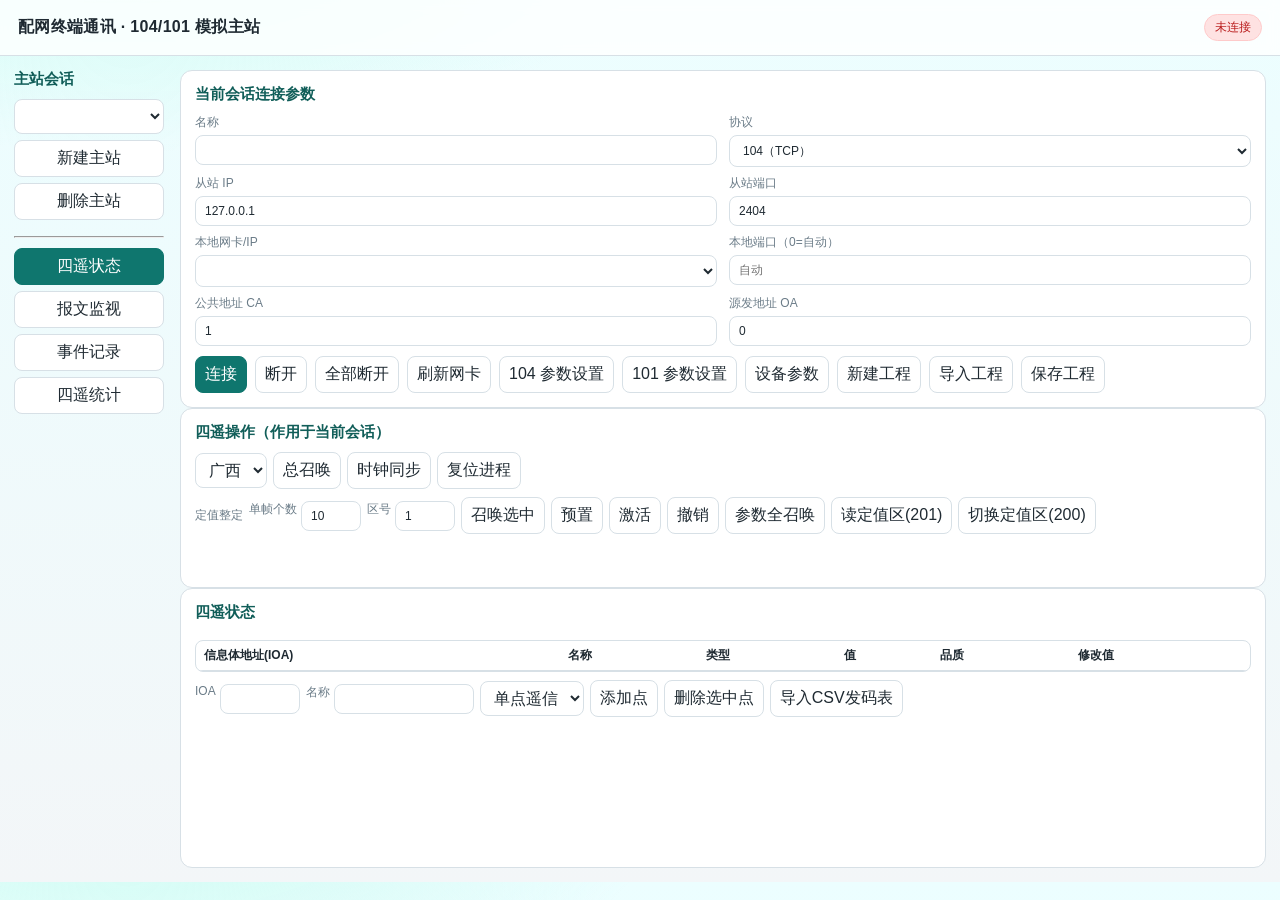
<file: ui/index.html>
<!DOCTYPE html>
<html lang="zh-CN">
<head>
  <meta charset="UTF-8" />
  <meta name="viewport" content="width=device-width, initial-scale=1" />
  <title>配网终端通讯 · 104/101 模拟主站</title>
  <link rel="stylesheet" href="styles.css" />
  <style>
    .sidebar { display: flex; gap: 16px; }
    .side { width: 150px; flex: 0 0 150px; }
    .side button { width: 100%; margin-bottom: 6px; }
    .tabs { display: flex; gap: 4px; margin-bottom: 8px; }
    .tabs .tab { padding: 5px 12px; border: 1px solid var(--line); border-radius: 6px; cursor: pointer; background: #fff; }
    .tabs .tab.on { background: var(--accent); color: #fff; }
    .logbox { height: 300px; overflow: auto; }
    .lbl { font-size: 12px; color: var(--muted); }
    .mono { font-family: Consolas, monospace; font-size: 12px; }
    td.num { text-align: right; }
    .toolbar { display: flex; gap: 6px; flex-wrap: wrap; margin: 8px 0; align-items: center; }
  </style>
</head>
<body>
  <header class="top">
    <div class="brand">配网终端通讯 · 104/101 模拟主站</div>
    <div id="connBadge" class="badge off">未连接</div>
  </header>

  <main class="layout sidebar">
    <section class="side">
      <h2>主站会话</h2>
      <select id="sessionSel" style="width:100%; margin-bottom:6px;"></select>
      <button id="btnNewSession">新建主站</button>
      <button id="btnDelSession">删除主站</button>
      <hr style="margin:10px 0;" />
      <button id="btnViewPoints" class="primary">四遥状态</button>
      <button id="btnViewMonitor">报文监视</button>
      <button id="btnViewEvents">事件记录</button>
      <button id="btnStats">四遥统计</button>
    </section>

    <div style="flex:1; min-width:0;">
      <section class="panel">
        <h2>当前会话连接参数</h2>
        <div class="grid2">
          <label>名称 <input id="sessionName" /></label>
          <label>协议 <select id="protocolSel"><option value="104">104（TCP）</option><option value="101">101（串口）</option></select></label>
          <label>从站 IP <input id="remoteIp" value="127.0.0.1" /></label>
          <label>从站端口 <input id="remotePort" type="number" value="2404" /></label>
          <label>本地网卡/IP <select id="localIp"></select></label>
          <label>本地端口（0=自动） <input id="localPort" type="number" min="0" max="65535" placeholder="自动" /></label>
          <label>公共地址 CA <input id="ca" type="number" value="1" /></label>
          <label>源发地址 OA <input id="oa" type="number" value="0" /></label>
        </div>
        <div class="row">
          <button id="btnConnect" class="primary">连接</button>
          <button id="btnDisconnect">断开</button>
          <button id="btnDisconnectAll">全部断开</button>
          <button id="btnRefreshNic">刷新网卡</button>
          <button id="btnParams">104 参数设置</button>
          <button id="btnParams101">101 参数设置</button>
          <button id="btnDeviceParams">设备参数</button>
          <!-- [AGENT_CHANGE_BEGIN] 2026-09-11 新建工程按钮 -->
          <button id="btnNewProject">新建工程</button>
          <button id="btnImportConfig">导入工程</button>
          <button id="btnSave">保存工程</button>
          <!-- [AGENT_CHANGE_END] 2026-09-11 新建工程按钮 -->
        </div>
      </section>

      <section class="panel">
        <h2>四遥操作（作用于当前会话）</h2>
        <div class="toolbar">
          <select id="variantSel">
            <option>广西</option><option>南网</option><option>国网</option>
          </select>
          <button id="btnGI">总召唤</button>
          <button id="btnClock">时钟同步</button>
          <button id="btnResetProc">复位进程</button>
        </div>
        <div class="toolbar" id="setpointBar">
          <span class="lbl">定值整定</span>
          <label style="flex-direction:row; gap:4px;">单帧个数 <input id="batchNum" type="number" value="10" min="1" max="127" style="width:60px;" /></label>
          <label style="flex-direction:row; gap:4px;">区号 <input id="areaNum" type="number" value="1" style="width:60px;" /></label>
          <button id="btnReadSel">召唤选中</button>
          <button id="btnPreset">预置</button>
          <button id="btnActivate">激活</button>
          <button id="btnUndo">撤销</button>
          <button id="btnReadAll">参数全召唤</button>
          <button id="btnReadArea">读定值区(201)</button>
          <button id="btnSwitchArea">切换定值区(200)</button>
        </div>
      </section>

      <section class="panel grow">
        <div id="viewPoints">
          <h2>四遥状态</h2>
          <div class="tabs" id="catTabs"></div>
          <div class="table-wrap" style="max-height:280px;">
            <table>
              <thead><tr>
                <th>信息体地址(IOA)</th><th>名称</th><th>类型</th><th>值</th><th>品质</th><th>修改值</th>
              </tr></thead>
              <tbody id="pointBody"></tbody>
            </table>
          </div>
          <div class="toolbar">
            <label style="flex-direction:row; gap:4px;">IOA <input id="newIoa" type="number" style="width:80px;" /></label>
            <label style="flex-direction:row; gap:4px;">名称 <input id="newName" style="width:140px;" /></label>
            <select id="newType">
              <option value="1">单点遥信</option>
              <option value="3">双点遥信</option>
              <option value="13">浮点遥测</option>
              <option value="45">单点遥控</option>
              <option value="46">双点遥控</option>
              <option value="50">浮点设点</option>
            </select>
            <button id="btnAddPoint">添加点</button>
            <button id="btnDelPoint">删除选中点</button>
            <button id="btnImportCsv">导入CSV发码表</button>
          </div>
        </div>

        <div id="viewMonitor" class="hidden">
          <h2>报文监视</h2>
          <div class="toolbar">
            <button id="btnClearFrames">清空</button>
            <label style="flex-direction:row; gap:4px;"><input type="checkbox" id="autoScroll" checked /> 自动滚动</label>
            <button id="btnExportFrames">导出报文</button>
          </div>
          <div id="frameLog" class="log logbox mono"></div>
        </div>

        <div id="viewEvents" class="hidden">
          <h2>事件记录</h2>
          <div class="toolbar">
            <button id="btnClearEvents">清空事件</button>
            <button id="btnRefreshEvents">刷新</button>
          </div>
          <div class="table-wrap" style="max-height:300px;">
            <table>
              <thead><tr>
                <th>接收时间</th><th>信息体</th><th>事件内容</th><th>事件类别</th>
              </tr></thead>
              <tbody id="eventBody"></tbody>
            </table>
          </div>
        </div>

        <div id="viewStats" class="hidden">
          <h2>四遥统计</h2>
          <div class="toolbar">
            <button id="btnRefreshStats" class="primary">刷新</button>
          </div>
          <div class="tabs" id="statTabs"></div>
          <div id="statSum" class="toolbar"></div>
          <div class="table-wrap" style="max-height:280px;">
            <table>
              <thead id="statHead"></thead>
              <tbody id="statBody"></tbody>
            </table>
          </div>
        </div>
      </section>
    </div>
  </main>

  <div id="modalMask" class="modal-mask hidden">
    <div class="modal">
      <div id="modalTitle" class="modal-title">提示</div>
      <div id="modalBody" class="modal-body"></div>
      <div class="row end"><button id="modalOk">确定</button></div>
    </div>
  </div>
  <input type="file" id="importFile" class="hidden" accept=".csv,.json,.txt" />
  <script src="app.js"></script>
</body>
</html>
</file>
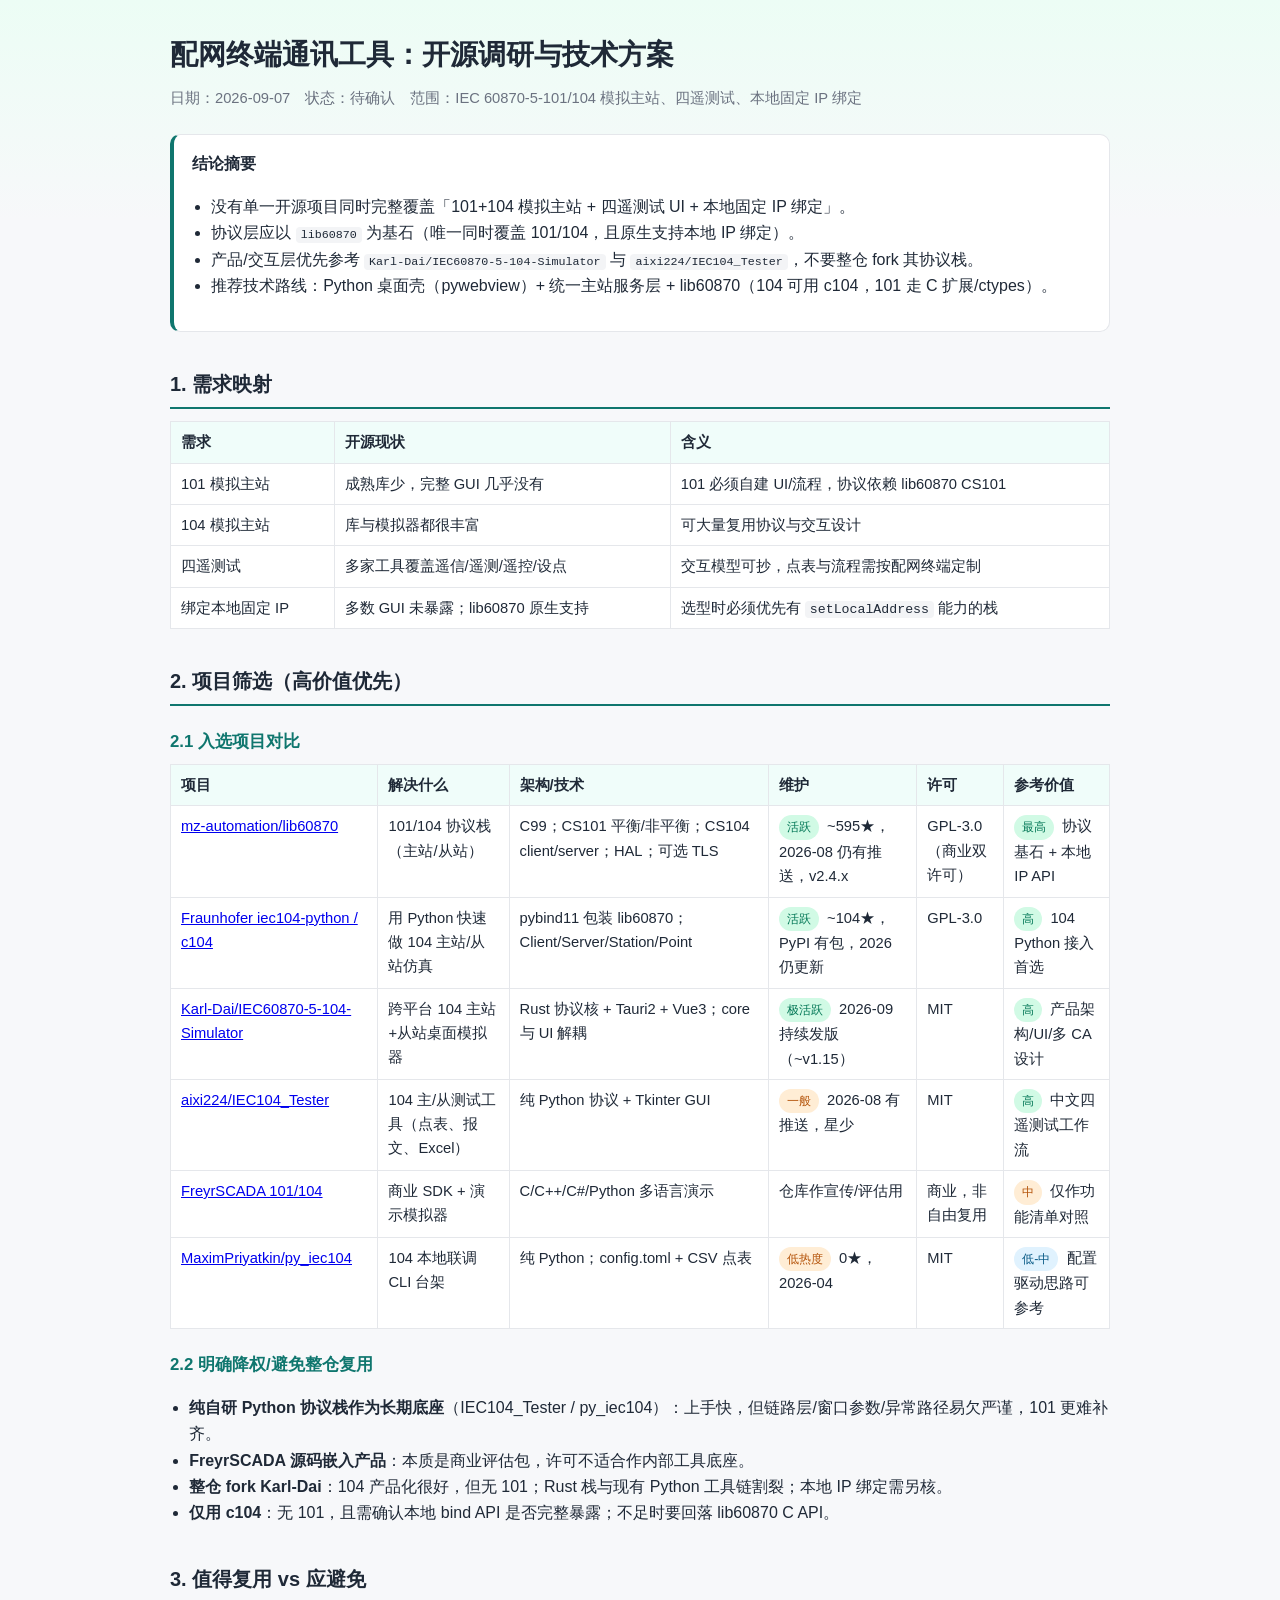
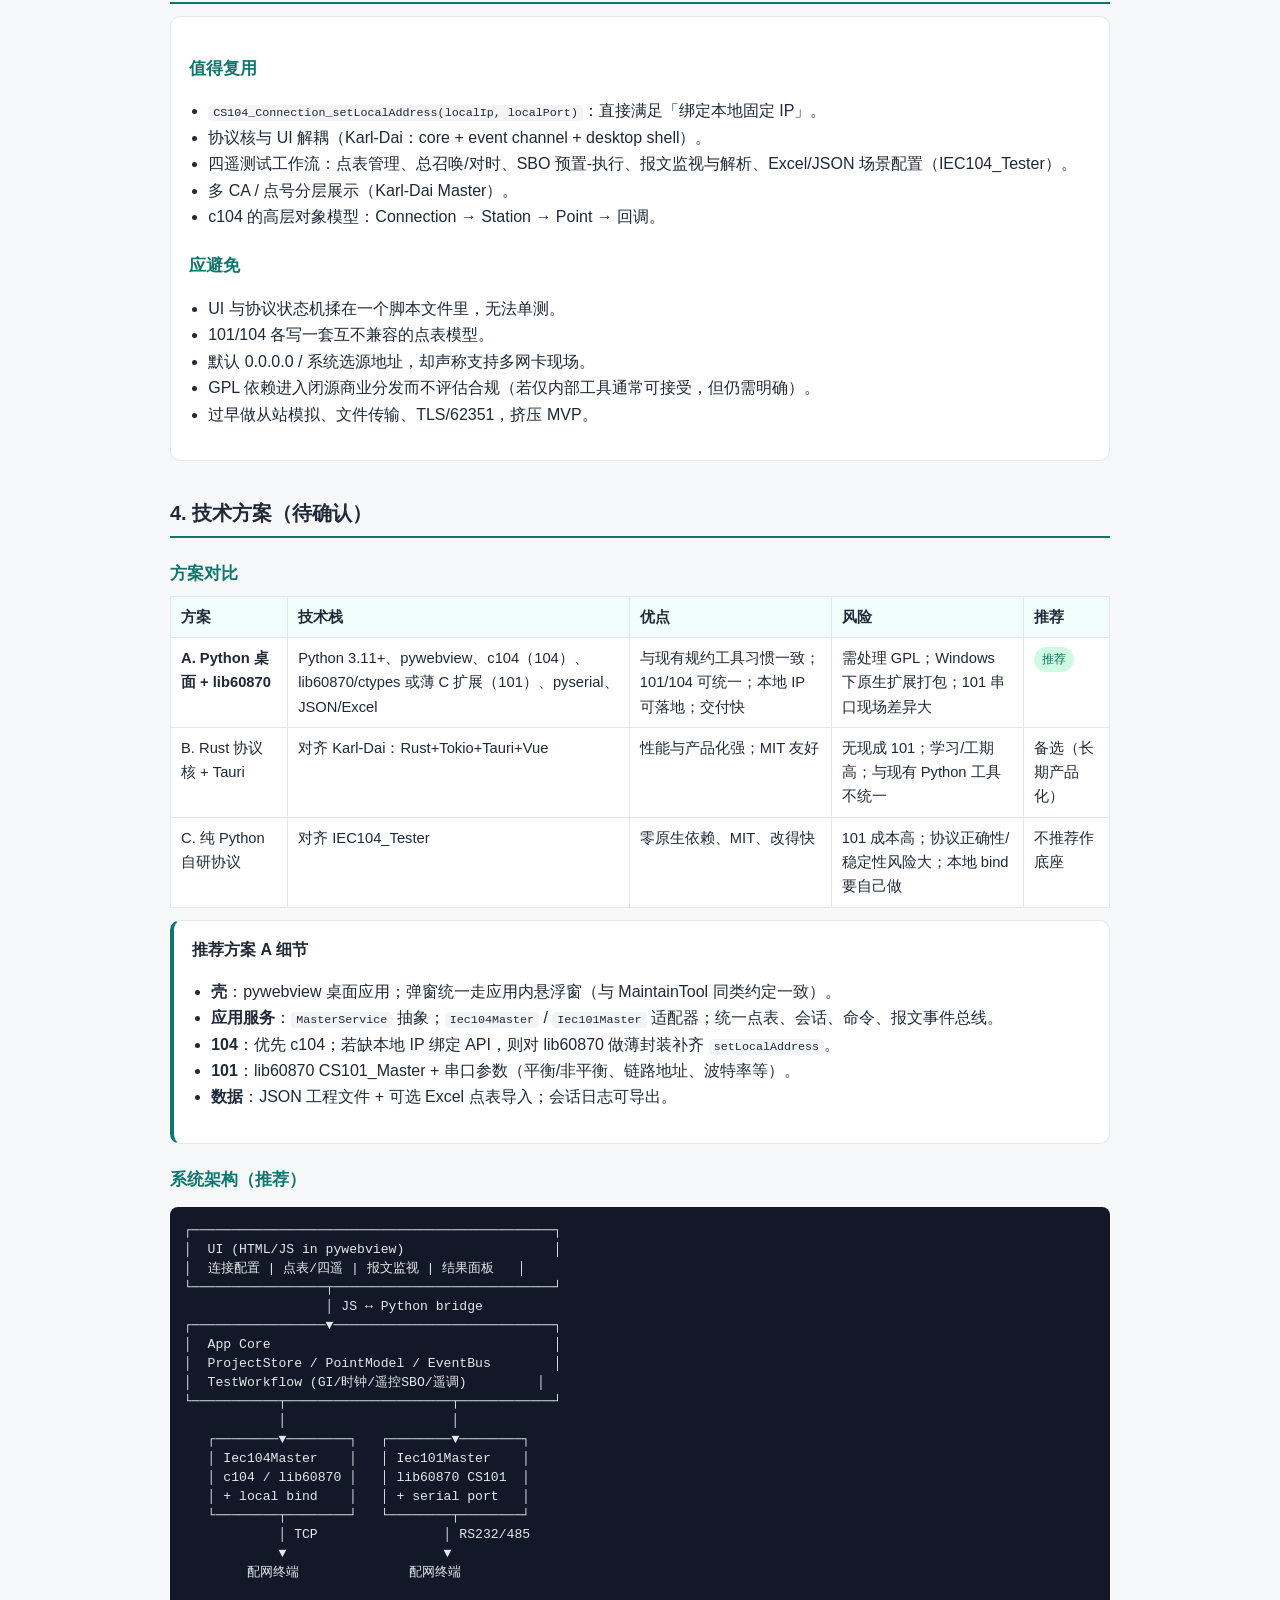
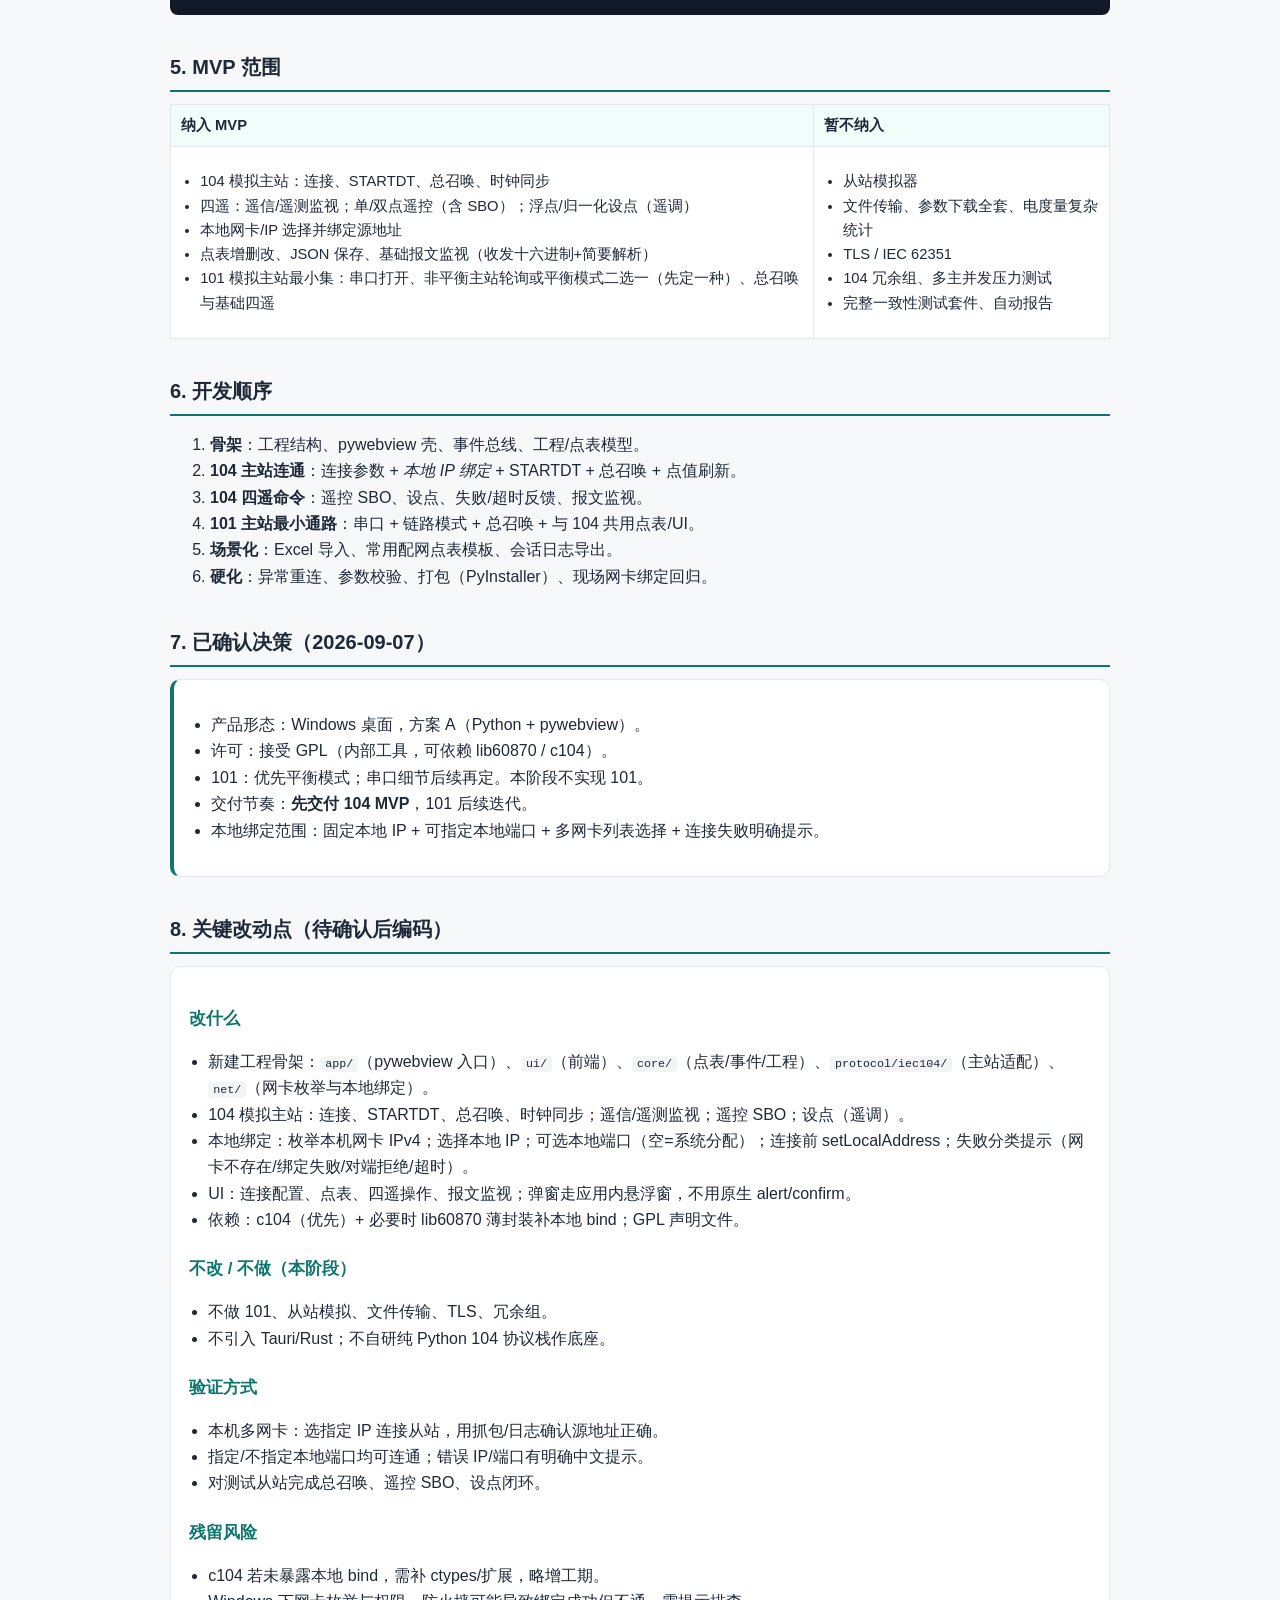
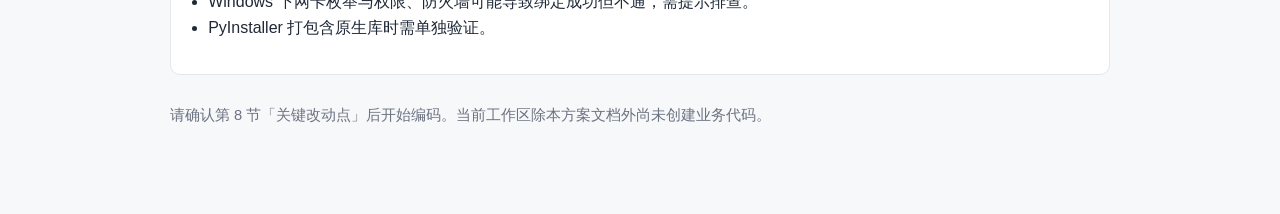
<file: 2026-09-07-配网终端通讯开源调研与技术方案.html>
<!DOCTYPE html>
<html lang="zh-CN">
<head>
<meta charset="UTF-8" />
<meta name="viewport" content="width=device-width, initial-scale=1" />
<title>2026-09-07 配网终端通讯开源调研与技术方案</title>
<style>
  :root {
    --bg: #f7f8fa;
    --card: #fff;
    --text: #1f2937;
    --muted: #6b7280;
    --line: #e5e7eb;
    --accent: #0f766e;
    --warn: #b45309;
    --ok: #047857;
    --bad: #b91c1c;
  }
  * { box-sizing: border-box; }
  body {
    margin: 0;
    font-family: "Segoe UI", "PingFang SC", "Microsoft YaHei", sans-serif;
    color: var(--text);
    background: linear-gradient(180deg, #ecfdf5 0%, var(--bg) 220px);
    line-height: 1.65;
  }
  .wrap { max-width: 980px; margin: 0 auto; padding: 32px 20px 64px; }
  h1 { font-size: 1.75rem; margin: 0 0 8px; }
  h2 { font-size: 1.25rem; margin: 36px 0 12px; border-bottom: 2px solid var(--accent); padding-bottom: 6px; }
  h3 { font-size: 1.05rem; margin: 22px 0 8px; color: var(--accent); }
  .meta { color: var(--muted); font-size: 0.92rem; margin-bottom: 24px; }
  .card {
    background: var(--card);
    border: 1px solid var(--line);
    border-radius: 10px;
    padding: 16px 18px;
    margin: 12px 0;
  }
  table { width: 100%; border-collapse: collapse; font-size: 0.92rem; background: var(--card); }
  th, td { border: 1px solid var(--line); padding: 8px 10px; vertical-align: top; text-align: left; }
  th { background: #f0fdfa; }
  .tag { display: inline-block; padding: 2px 8px; border-radius: 999px; font-size: 0.78rem; margin-right: 4px; }
  .t-ok { background: #d1fae5; color: var(--ok); }
  .t-warn { background: #ffedd5; color: var(--warn); }
  .t-bad { background: #fee2e2; color: var(--bad); }
  .t-info { background: #e0f2fe; color: #075985; }
  ul { padding-left: 1.2rem; }
  code { background: #f3f4f6; padding: 1px 5px; border-radius: 4px; font-size: 0.9em; }
  .rec { border-left: 4px solid var(--accent); }
  .q { background: #fffbeb; border: 1px solid #fde68a; }
  pre {
    background: #111827; color: #e5e7eb; padding: 14px; border-radius: 8px;
    overflow-x: auto; font-size: 0.82rem; line-height: 1.45;
  }
</style>
</head>
<body>
<div class="wrap">
  <h1>配网终端通讯工具：开源调研与技术方案</h1>
  <div class="meta">
    日期：2026-09-07　状态：待确认　范围：IEC 60870-5-101/104 模拟主站、四遥测试、本地固定 IP 绑定
  </div>

  <div class="card rec">
    <strong>结论摘要</strong>
    <ul>
      <li>没有单一开源项目同时完整覆盖「101+104 模拟主站 + 四遥测试 UI + 本地固定 IP 绑定」。</li>
      <li>协议层应以 <code>lib60870</code> 为基石（唯一同时覆盖 101/104，且原生支持本地 IP 绑定）。</li>
      <li>产品/交互层优先参考 <code>Karl-Dai/IEC60870-5-104-Simulator</code> 与 <code>aixi224/IEC104_Tester</code>，不要整仓 fork 其协议栈。</li>
      <li>推荐技术路线：Python 桌面壳（pywebview）+ 统一主站服务层 + lib60870（104 可用 c104，101 走 C 扩展/ctypes）。</li>
    </ul>
  </div>

  <h2>1. 需求映射</h2>
  <table>
    <tr><th>需求</th><th>开源现状</th><th>含义</th></tr>
    <tr><td>101 模拟主站</td><td>成熟库少，完整 GUI 几乎没有</td><td>101 必须自建 UI/流程，协议依赖 lib60870 CS101</td></tr>
    <tr><td>104 模拟主站</td><td>库与模拟器都很丰富</td><td>可大量复用协议与交互设计</td></tr>
    <tr><td>四遥测试</td><td>多家工具覆盖遥信/遥测/遥控/设点</td><td>交互模型可抄，点表与流程需按配网终端定制</td></tr>
    <tr><td>绑定本地固定 IP</td><td>多数 GUI 未暴露；lib60870 原生支持</td><td>选型时必须优先有 <code>setLocalAddress</code> 能力的栈</td></tr>
  </table>

  <h2>2. 项目筛选（高价值优先）</h2>

  <h3>2.1 入选项目对比</h3>
  <table>
    <tr>
      <th>项目</th><th>解决什么</th><th>架构/技术</th><th>维护</th><th>许可</th><th>参考价值</th>
    </tr>
    <tr>
      <td><a href="https://github.com/mz-automation/lib60870">mz-automation/lib60870</a></td>
      <td>101/104 协议栈（主站/从站）</td>
      <td>C99；CS101 平衡/非平衡；CS104 client/server；HAL；可选 TLS</td>
      <td><span class="tag t-ok">活跃</span> ~595★，2026-08 仍有推送，v2.4.x</td>
      <td>GPL-3.0（商业双许可）</td>
      <td><span class="tag t-ok">最高</span> 协议基石 + 本地 IP API</td>
    </tr>
    <tr>
      <td><a href="https://github.com/Fraunhofer-FIT-DIEN/iec104-python">Fraunhofer iec104-python / c104</a></td>
      <td>用 Python 快速做 104 主站/从站仿真</td>
      <td>pybind11 包装 lib60870；Client/Server/Station/Point</td>
      <td><span class="tag t-ok">活跃</span> ~104★，PyPI 有包，2026 仍更新</td>
      <td>GPL-3.0</td>
      <td><span class="tag t-ok">高</span> 104 Python 接入首选</td>
    </tr>
    <tr>
      <td><a href="https://github.com/Karl-Dai/IEC60870-5-104-Simulator">Karl-Dai/IEC60870-5-104-Simulator</a></td>
      <td>跨平台 104 主站+从站桌面模拟器</td>
      <td>Rust 协议核 + Tauri2 + Vue3；core 与 UI 解耦</td>
      <td><span class="tag t-ok">极活跃</span> 2026-09 持续发版（~v1.15）</td>
      <td>MIT</td>
      <td><span class="tag t-ok">高</span> 产品架构/UI/多 CA 设计</td>
    </tr>
    <tr>
      <td><a href="https://github.com/aixi224/IEC104_Tester">aixi224/IEC104_Tester</a></td>
      <td>104 主/从测试工具（点表、报文、Excel）</td>
      <td>纯 Python 协议 + Tkinter GUI</td>
      <td><span class="tag t-warn">一般</span> 2026-08 有推送，星少</td>
      <td>MIT</td>
      <td><span class="tag t-ok">高</span> 中文四遥测试工作流</td>
    </tr>
    <tr>
      <td><a href="https://github.com/FreyrSCADA/IEC-60870-5-104">FreyrSCADA 101/104</a></td>
      <td>商业 SDK + 演示模拟器</td>
      <td>C/C++/C#/Python 多语言演示</td>
      <td>仓库作宣传/评估用</td>
      <td>商业，非自由复用</td>
      <td><span class="tag t-warn">中</span> 仅作功能清单对照</td>
    </tr>
    <tr>
      <td><a href="https://github.com/MaximPriyatkin/py_iec104">MaximPriyatkin/py_iec104</a></td>
      <td>104 本地联调 CLI 台架</td>
      <td>纯 Python；config.toml + CSV 点表</td>
      <td><span class="tag t-warn">低热度</span> 0★，2026-04</td>
      <td>MIT</td>
      <td><span class="tag t-info">低-中</span> 配置驱动思路可参考</td>
    </tr>
  </table>

  <h3>2.2 明确降权/避免整仓复用</h3>
  <ul>
    <li><strong>纯自研 Python 协议栈作为长期底座</strong>（IEC104_Tester / py_iec104）：上手快，但链路层/窗口参数/异常路径易欠严谨，101 更难补齐。</li>
    <li><strong>FreyrSCADA 源码嵌入产品</strong>：本质是商业评估包，许可不适合作内部工具底座。</li>
    <li><strong>整仓 fork Karl-Dai</strong>：104 产品化很好，但无 101；Rust 栈与现有 Python 工具链割裂；本地 IP 绑定需另核。</li>
    <li><strong>仅用 c104</strong>：无 101，且需确认本地 bind API 是否完整暴露；不足时要回落 lib60870 C API。</li>
  </ul>

  <h2>3. 值得复用 vs 应避免</h2>
  <div class="card">
    <h3>值得复用</h3>
    <ul>
      <li><code>CS104_Connection_setLocalAddress(localIp, localPort)</code>：直接满足「绑定本地固定 IP」。</li>
      <li>协议核与 UI 解耦（Karl-Dai：core + event channel + desktop shell）。</li>
      <li>四遥测试工作流：点表管理、总召唤/对时、SBO 预置-执行、报文监视与解析、Excel/JSON 场景配置（IEC104_Tester）。</li>
      <li>多 CA / 点号分层展示（Karl-Dai Master）。</li>
      <li>c104 的高层对象模型：Connection → Station → Point → 回调。</li>
    </ul>
    <h3>应避免</h3>
    <ul>
      <li>UI 与协议状态机揉在一个脚本文件里，无法单测。</li>
      <li>101/104 各写一套互不兼容的点表模型。</li>
      <li>默认 0.0.0.0 / 系统选源地址，却声称支持多网卡现场。</li>
      <li>GPL 依赖进入闭源商业分发而不评估合规（若仅内部工具通常可接受，但仍需明确）。</li>
      <li>过早做从站模拟、文件传输、TLS/62351，挤压 MVP。</li>
    </ul>
  </div>

  <h2>4. 技术方案（待确认）</h2>

  <h3>方案对比</h3>
  <table>
    <tr><th>方案</th><th>技术栈</th><th>优点</th><th>风险</th><th>推荐</th></tr>
    <tr>
      <td><strong>A. Python 桌面 + lib60870</strong></td>
      <td>Python 3.11+、pywebview、c104（104）、lib60870/ctypes 或薄 C 扩展（101）、pyserial、JSON/Excel</td>
      <td>与现有规约工具习惯一致；101/104 可统一；本地 IP 可落地；交付快</td>
      <td>需处理 GPL；Windows 下原生扩展打包；101 串口现场差异大</td>
      <td><span class="tag t-ok">推荐</span></td>
    </tr>
    <tr>
      <td>B. Rust 协议核 + Tauri</td>
      <td>对齐 Karl-Dai：Rust+Tokio+Tauri+Vue</td>
      <td>性能与产品化强；MIT 友好</td>
      <td>无现成 101；学习/工期高；与现有 Python 工具不统一</td>
      <td>备选（长期产品化）</td>
    </tr>
    <tr>
      <td>C. 纯 Python 自研协议</td>
      <td>对齐 IEC104_Tester</td>
      <td>零原生依赖、MIT、改得快</td>
      <td>101 成本高；协议正确性/稳定性风险大；本地 bind 要自己做</td>
      <td>不推荐作底座</td>
    </tr>
  </table>

  <div class="card rec">
    <strong>推荐方案 A 细节</strong>
    <ul>
      <li><strong>壳</strong>：pywebview 桌面应用；弹窗统一走应用内悬浮窗（与 MaintainTool 同类约定一致）。</li>
      <li><strong>应用服务</strong>：<code>MasterService</code> 抽象；<code>Iec104Master</code> / <code>Iec101Master</code> 适配器；统一点表、会话、命令、报文事件总线。</li>
      <li><strong>104</strong>：优先 c104；若缺本地 IP 绑定 API，则对 lib60870 做薄封装补齐 <code>setLocalAddress</code>。</li>
      <li><strong>101</strong>：lib60870 CS101_Master + 串口参数（平衡/非平衡、链路地址、波特率等）。</li>
      <li><strong>数据</strong>：JSON 工程文件 + 可选 Excel 点表导入；会话日志可导出。</li>
    </ul>
  </div>

  <h3>系统架构（推荐）</h3>
  <pre>
┌──────────────────────────────────────────────┐
│  UI (HTML/JS in pywebview)                   │
│  连接配置 | 点表/四遥 | 报文监视 | 结果面板   │
└─────────────────┬────────────────────────────┘
                  │ JS ↔ Python bridge
┌─────────────────▼────────────────────────────┐
│  App Core                                    │
│  ProjectStore / PointModel / EventBus        │
│  TestWorkflow (GI/时钟/遥控SBO/遥调)         │
└───────────┬─────────────────────┬────────────┘
            │                     │
   ┌────────▼────────┐   ┌────────▼────────┐
   │ Iec104Master    │   │ Iec101Master    │
   │ c104 / lib60870 │   │ lib60870 CS101  │
   │ + local bind    │   │ + serial port   │
   └────────┬────────┘   └────────┬────────┘
            │ TCP                │ RS232/485
            ▼                    ▼
        配网终端              配网终端
  </pre>

  <h2>5. MVP 范围</h2>
  <table>
    <tr><th>纳入 MVP</th><th>暂不纳入</th></tr>
    <tr>
      <td>
        <ul>
          <li>104 模拟主站：连接、STARTDT、总召唤、时钟同步</li>
          <li>四遥：遥信/遥测监视；单/双点遥控（含 SBO）；浮点/归一化设点（遥调）</li>
          <li>本地网卡/IP 选择并绑定源地址</li>
          <li>点表增删改、JSON 保存、基础报文监视（收发十六进制+简要解析）</li>
          <li>101 模拟主站最小集：串口打开、非平衡主站轮询或平衡模式二选一（先定一种）、总召唤与基础四遥</li>
        </ul>
      </td>
      <td>
        <ul>
          <li>从站模拟器</li>
          <li>文件传输、参数下载全套、电度量复杂统计</li>
          <li>TLS / IEC 62351</li>
          <li>104 冗余组、多主并发压力测试</li>
          <li>完整一致性测试套件、自动报告</li>
        </ul>
      </td>
    </tr>
  </table>

  <h2>6. 开发顺序</h2>
  <ol>
    <li><strong>骨架</strong>：工程结构、pywebview 壳、事件总线、工程/点表模型。</li>
    <li><strong>104 主站连通</strong>：连接参数 + <em>本地 IP 绑定</em> + STARTDT + 总召唤 + 点值刷新。</li>
    <li><strong>104 四遥命令</strong>：遥控 SBO、设点、失败/超时反馈、报文监视。</li>
    <li><strong>101 主站最小通路</strong>：串口 + 链路模式 + 总召唤 + 与 104 共用点表/UI。</li>
    <li><strong>场景化</strong>：Excel 导入、常用配网点表模板、会话日志导出。</li>
    <li><strong>硬化</strong>：异常重连、参数校验、打包（PyInstaller）、现场网卡绑定回归。</li>
  </ol>

  <h2>7. 已确认决策（2026-09-07）</h2>
  <div class="card rec">
    <ul>
      <li>产品形态：Windows 桌面，方案 A（Python + pywebview）。</li>
      <li>许可：接受 GPL（内部工具，可依赖 lib60870 / c104）。</li>
      <li>101：优先平衡模式；串口细节后续再定。本阶段不实现 101。</li>
      <li>交付节奏：<strong>先交付 104 MVP</strong>，101 后续迭代。</li>
      <li>本地绑定范围：固定本地 IP + 可指定本地端口 + 多网卡列表选择 + 连接失败明确提示。</li>
    </ul>
  </div>

  <h2>8. 关键改动点（待确认后编码）</h2>
  <div class="card">
    <h3>改什么</h3>
    <ul>
      <li>新建工程骨架：<code>app/</code>（pywebview 入口）、<code>ui/</code>（前端）、<code>core/</code>（点表/事件/工程）、<code>protocol/iec104/</code>（主站适配）、<code>net/</code>（网卡枚举与本地绑定）。</li>
      <li>104 模拟主站：连接、STARTDT、总召唤、时钟同步；遥信/遥测监视；遥控 SBO；设点（遥调）。</li>
      <li>本地绑定：枚举本机网卡 IPv4；选择本地 IP；可选本地端口（空=系统分配）；连接前 setLocalAddress；失败分类提示（网卡不存在/绑定失败/对端拒绝/超时）。</li>
      <li>UI：连接配置、点表、四遥操作、报文监视；弹窗走应用内悬浮窗，不用原生 alert/confirm。</li>
      <li>依赖：c104（优先）+ 必要时 lib60870 薄封装补本地 bind；GPL 声明文件。</li>
    </ul>
    <h3>不改 / 不做（本阶段）</h3>
    <ul>
      <li>不做 101、从站模拟、文件传输、TLS、冗余组。</li>
      <li>不引入 Tauri/Rust；不自研纯 Python 104 协议栈作底座。</li>
    </ul>
    <h3>验证方式</h3>
    <ul>
      <li>本机多网卡：选指定 IP 连接从站，用抓包/日志确认源地址正确。</li>
      <li>指定/不指定本地端口均可连通；错误 IP/端口有明确中文提示。</li>
      <li>对测试从站完成总召唤、遥控 SBO、设点闭环。</li>
    </ul>
    <h3>残留风险</h3>
    <ul>
      <li>c104 若未暴露本地 bind，需补 ctypes/扩展，略增工期。</li>
      <li>Windows 下网卡枚举与权限、防火墙可能导致绑定成功但不通，需提示排查。</li>
      <li>PyInstaller 打包含原生库时需单独验证。</li>
    </ul>
  </div>

  <div class="meta" style="margin-top:28px;">
    请确认第 8 节「关键改动点」后开始编码。当前工作区除本方案文档外尚未创建业务代码。
  </div>
</div>
</body>
</html>
</file>
<file: ui/styles.css>
/* [AGENT_CHANGE_BEGIN] 2026-09-07 104-MVP界面样式 */
:root {
  --bg: #f3f6f8;
  --panel: #ffffff;
  --line: #d7e0e6;
  --text: #1f2a32;
  --muted: #6b7c88;
  --accent: #0f766e;
  --accent2: #115e59;
  --danger: #b91c1c;
  --ok: #047857;
}
* { box-sizing: border-box; }
body {
  margin: 0;
  font-family: "Segoe UI", "Microsoft YaHei", sans-serif;
  color: var(--text);
  background:
    radial-gradient(900px 400px at 10% -10%, #ccfbf1 0%, transparent 60%),
    linear-gradient(180deg, #ecfeff, var(--bg));
}
.top {
  display: flex;
  align-items: center;
  justify-content: space-between;
  padding: 14px 18px;
  border-bottom: 1px solid var(--line);
  background: rgba(255,255,255,.8);
  backdrop-filter: blur(6px);
  position: sticky;
  top: 0;
  z-index: 10;
}
.brand { font-weight: 700; letter-spacing: .02em; }
.badge {
  padding: 4px 10px;
  border-radius: 999px;
  font-size: 12px;
  border: 1px solid var(--line);
}
.badge.on { background: #d1fae5; color: var(--ok); border-color: #a7f3d0; }
.badge.off { background: #fee2e2; color: var(--danger); border-color: #fecaca; }
.layout {
  display: grid;
  grid-template-columns: 1fr 1fr;
  gap: 14px;
  padding: 14px;
}
.panel {
  background: var(--panel);
  border: 1px solid var(--line);
  border-radius: 12px;
  padding: 14px;
  min-height: 180px;
}
.panel.grow { min-height: 280px; }
h2 { margin: 0 0 10px; font-size: 15px; color: var(--accent2); }
.grid2 {
  display: grid;
  grid-template-columns: 1fr 1fr;
  gap: 8px 12px;
}
label { display: flex; flex-direction: column; gap: 4px; font-size: 12px; color: var(--muted); }
label.check { flex-direction: row; align-items: center; gap: 8px; margin-top: 22px; }
input, select, button {
  font: inherit;
  border: 1px solid var(--line);
  border-radius: 8px;
  padding: 7px 9px;
  background: #fff;
  color: var(--text);
}
button { cursor: pointer; }
button.primary { background: var(--accent); color: #fff; border-color: var(--accent); }
button.link { border: none; background: transparent; color: var(--accent); padding: 0 6px; }
.row { display: flex; gap: 8px; flex-wrap: wrap; margin-top: 10px; align-items: center; }
.row.end { justify-content: flex-end; }
.table-wrap { max-height: 240px; overflow: auto; border: 1px solid var(--line); border-radius: 8px; }
table { width: 100%; border-collapse: collapse; font-size: 12px; }
th, td { border-bottom: 1px solid var(--line); padding: 6px 8px; text-align: left; }
.log {
  height: 240px;
  overflow: auto;
  font-family: Consolas, "Courier New", monospace;
  font-size: 12px;
  background: #0b1220;
  color: #dbeafe;
  border-radius: 8px;
  padding: 8px;
}
.log .tx { color: #86efac; }
.log .rx { color: #93c5fd; }
.modal-mask {
  position: fixed; inset: 0; background: rgba(15,23,42,.35);
  display: flex; align-items: center; justify-content: center; z-index: 50;
}
.modal {
  width: min(460px, 92vw);
  max-height: 86vh;
  display: flex;
  flex-direction: column;
  background: #fff;
  border-radius: 12px;
  padding: 16px;
  border: 1px solid var(--line);
  box-shadow: 0 20px 50px rgba(0,0,0,.18);
}
.modal-title { font-weight: 700; margin-bottom: 8px; }
.modal-body { color: var(--text); white-space: pre-wrap; line-height: 1.5; max-height: 64vh; overflow: auto; }
.modal .row.end { margin-top: 8px; }
.hidden { display: none !important; }
body { min-width: 1080px; }
@media (max-width: 980px) {
  .layout { grid-template-columns: 1fr; }
}
/* [AGENT_CHANGE_END] 2026-09-07 104-MVP界面样式 */
</file>
